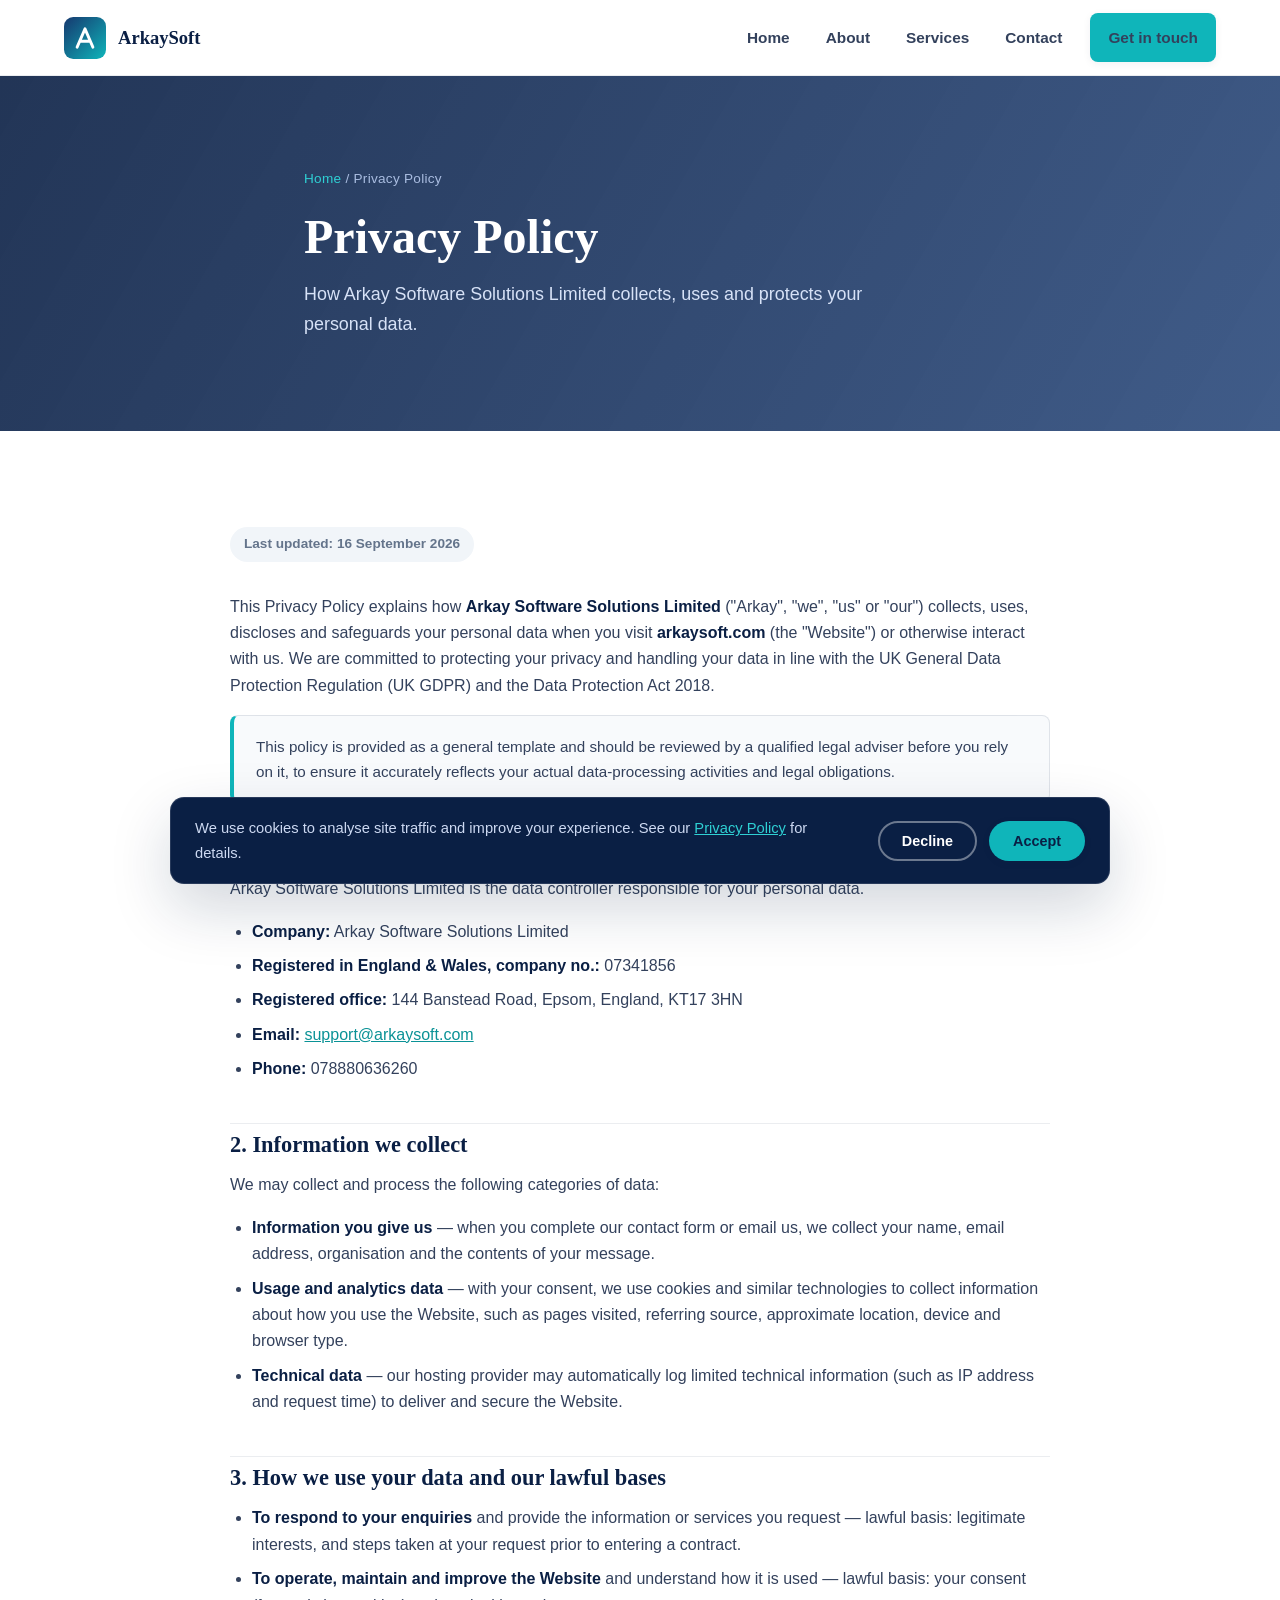
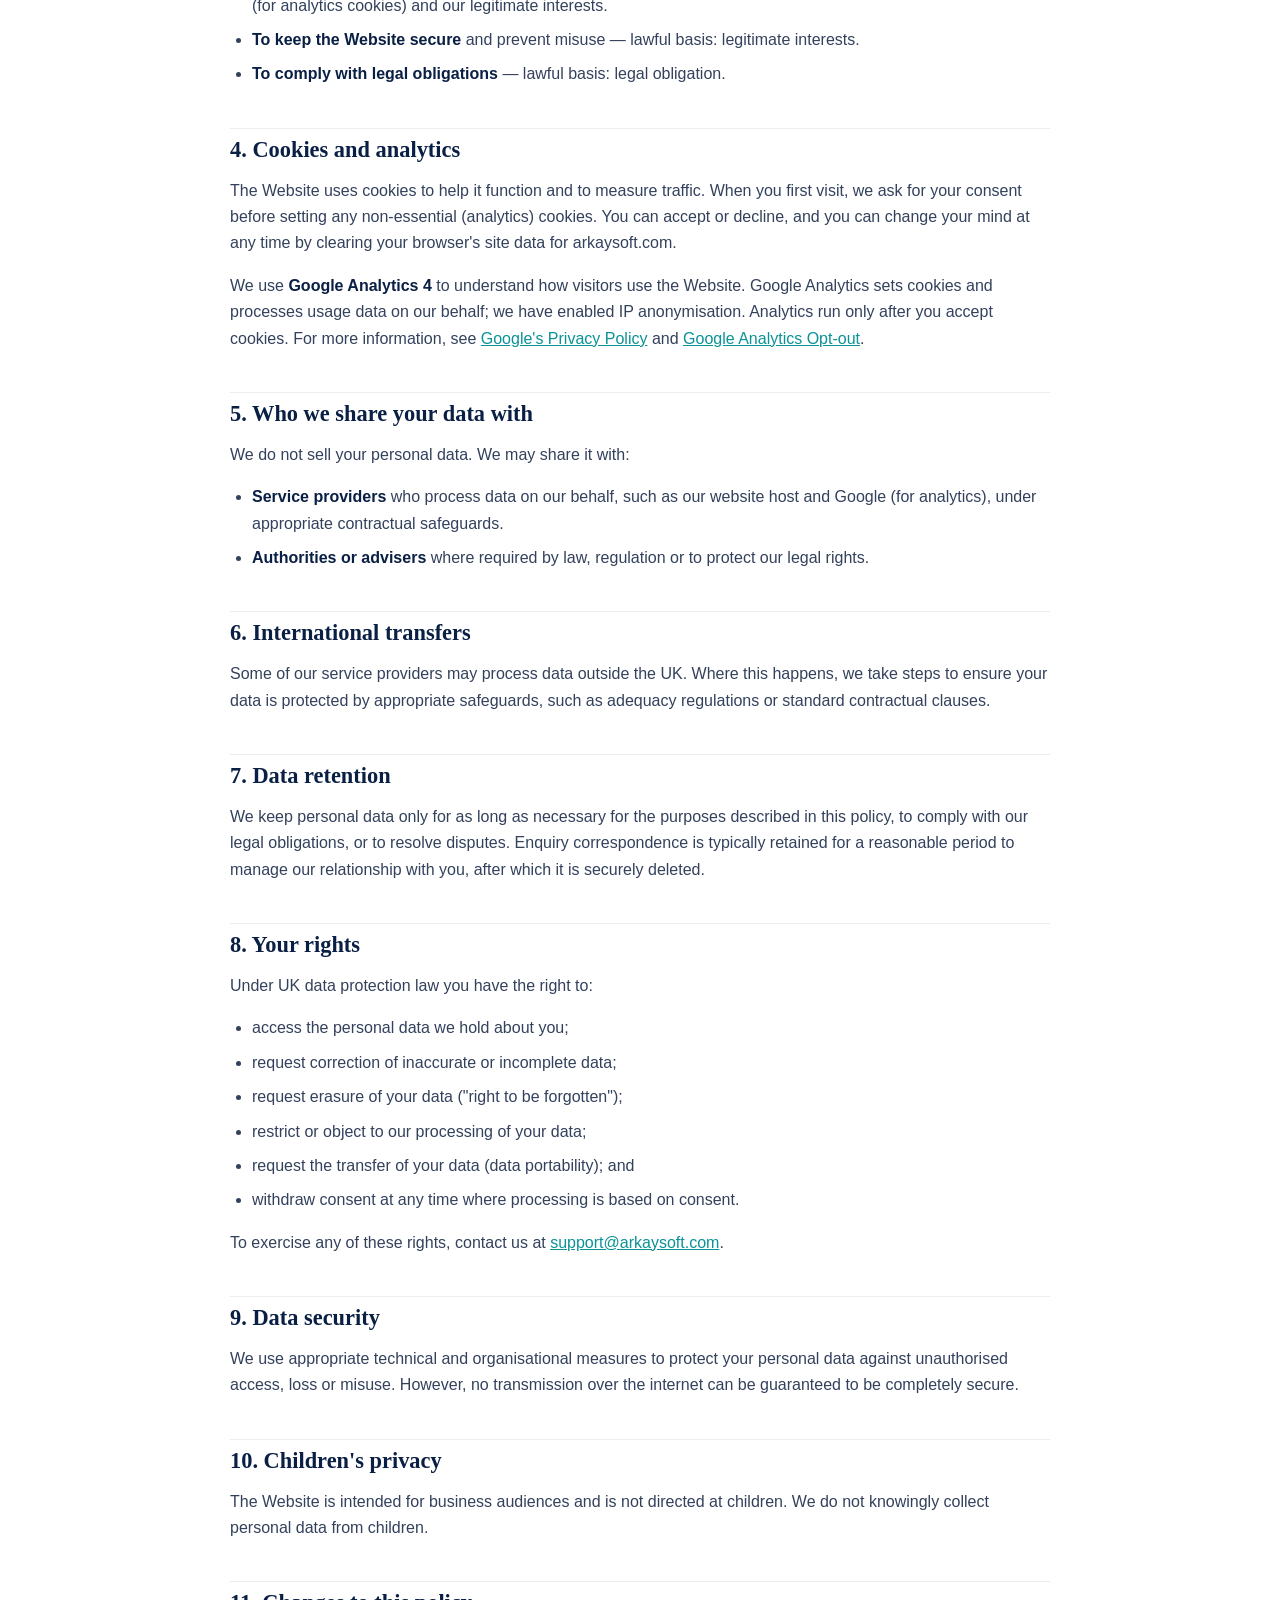
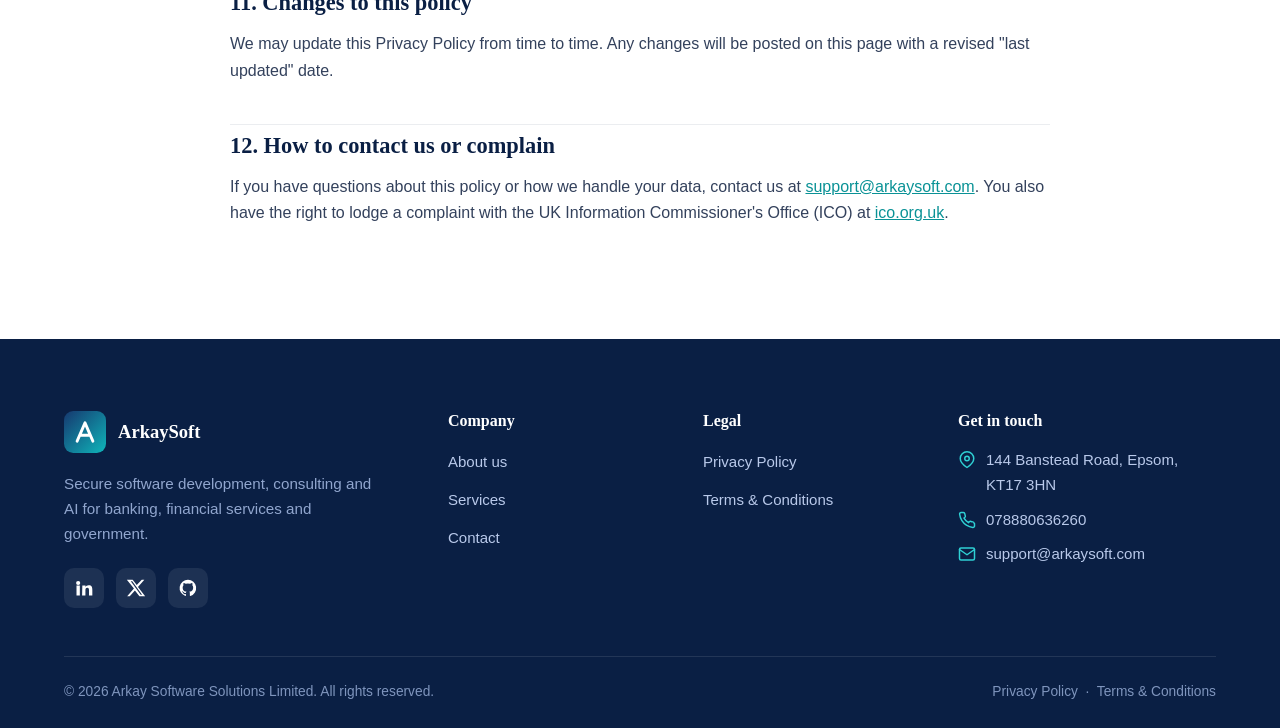
<file: privacy.html>
<!DOCTYPE html>
<html lang="en">
<head>
  <meta charset="UTF-8" />
  <meta name="viewport" content="width=device-width, initial-scale=1.0" />
  <title>Privacy Policy | Arkay Software Solutions Limited</title>
  <meta name="description" content="Privacy Policy for Arkay Software Solutions Limited — how we collect, use and protect your personal data under UK GDPR." />
  <meta property="og:type" content="website" />
  <meta property="og:site_name" content="Arkay Software Solutions Limited" />
  <meta property="og:url" content="https://arkaysoft.com/privacy.html" />
  <meta property="og:title" content="Privacy Policy | Arkay Software Solutions Limited" />
  <meta property="og:description" content="Privacy Policy for Arkay Software Solutions Limited — how we collect, use and protect your personal data under UK GDPR." />
  <meta property="og:image" content="https://arkaysoft.com/assets/og-image.jpg" />
  <meta property="og:image:width" content="1200" />
  <meta property="og:image:height" content="630" />
  <meta name="twitter:card" content="summary_large_image" />
  <meta name="twitter:title" content="Privacy Policy | Arkay Software Solutions Limited" />
  <meta name="twitter:description" content="Privacy Policy for Arkay Software Solutions Limited — how we collect, use and protect your personal data under UK GDPR." />
  <meta name="twitter:image" content="https://arkaysoft.com/assets/og-image.jpg" />
  <meta name="robots" content="index, follow" />
  <link rel="icon" type="image/svg+xml" href="assets/favicon.svg" />
  <link rel="icon" type="image/png" sizes="32x32" href="assets/favicon-32.png" />
  <link rel="icon" type="image/png" sizes="16x16" href="assets/favicon-16.png" />
  <link rel="apple-touch-icon" sizes="180x180" href="assets/apple-touch-icon.png" />
  <link rel="manifest" href="site.webmanifest" />
  <meta name="theme-color" content="#0a1f44" />
  <link rel="stylesheet" href="css/styles.css" />
</head>
<body>
  <header class="site-header">
    <nav class="nav container" aria-label="Primary">
      <a class="brand" href="index.html" aria-label="ArkaySoft — Home">
        <svg class="brand__mark" viewBox="0 0 64 64" aria-hidden="true">
          <defs><linearGradient id="bm" x1="0" y1="0" x2="1" y2="1"><stop offset="0" stop-color="#16386f"/><stop offset="1" stop-color="#0fb5ba"/></linearGradient></defs>
          <rect width="64" height="64" rx="14" fill="url(#bm)"/>
          <path d="M20 46 L32 18 L44 46 M24.5 37 H39.5" fill="none" stroke="#fff" stroke-width="4.4" stroke-linecap="round" stroke-linejoin="round"/>
        </svg>
        <span class="brand__text"><span class="brand__name">ArkaySoft</span></span>
      </a>
      <ul class="nav__links" id="nav-links">
        <li><a href="index.html">Home</a></li>
        <li><a href="about.html">About</a></li>
        <li><a href="services.html">Services</a></li>
        <li><a href="contact.html">Contact</a></li>
        <li class="nav__cta"><a href="contact.html" class="btn btn--primary">Get in touch</a></li>
      </ul>
      <button class="nav__toggle" aria-label="Toggle navigation menu" aria-controls="nav-links" aria-expanded="false"><span></span><span></span><span></span></button>
    </nav>
  </header>

  <main>
    <section class="page-banner">
      <div class="container page-banner__inner">
        <div class="breadcrumb"><a href="index.html">Home</a> / Privacy Policy</div>
        <h1>Privacy Policy</h1>
        <p>How Arkay Software Solutions Limited collects, uses and protects your personal data.</p>
      </div>
    </section>

    <section class="section">
      <div class="container">
        <div class="legal">
          <span class="legal__updated">Last updated: 16 September 2026</span>

          <p>This Privacy Policy explains how <strong>Arkay Software Solutions Limited</strong> ("Arkay", "we", "us" or "our") collects, uses, discloses and safeguards your personal data when you visit <strong>arkaysoft.com</strong> (the "Website") or otherwise interact with us. We are committed to protecting your privacy and handling your data in line with the UK General Data Protection Regulation (UK GDPR) and the Data Protection Act 2018.</p>

          <div class="legal-note">This policy is provided as a general template and should be reviewed by a qualified legal adviser before you rely on it, to ensure it accurately reflects your actual data-processing activities and legal obligations.</div>

          <h2>1. Who we are (Data Controller)</h2>
          <p>Arkay Software Solutions Limited is the data controller responsible for your personal data.</p>
          <ul>
            <li><strong>Company:</strong> Arkay Software Solutions Limited</li>
            <li><strong>Registered in England &amp; Wales, company no.:</strong> 07341856</li>
            <li><strong>Registered office:</strong> 144 Banstead Road, Epsom, England, KT17 3HN</li>
            <li><strong>Email:</strong> <a href="mailto:support@arkaysoft.com">support@arkaysoft.com</a></li>
            <li><strong>Phone:</strong> 078880636260</li>
          </ul>

          <h2>2. Information we collect</h2>
          <p>We may collect and process the following categories of data:</p>
          <ul>
            <li><strong>Information you give us</strong> — when you complete our contact form or email us, we collect your name, email address, organisation and the contents of your message.</li>
            <li><strong>Usage and analytics data</strong> — with your consent, we use cookies and similar technologies to collect information about how you use the Website, such as pages visited, referring source, approximate location, device and browser type.</li>
            <li><strong>Technical data</strong> — our hosting provider may automatically log limited technical information (such as IP address and request time) to deliver and secure the Website.</li>
          </ul>

          <h2>3. How we use your data and our lawful bases</h2>
          <ul>
            <li><strong>To respond to your enquiries</strong> and provide the information or services you request — lawful basis: legitimate interests, and steps taken at your request prior to entering a contract.</li>
            <li><strong>To operate, maintain and improve the Website</strong> and understand how it is used — lawful basis: your consent (for analytics cookies) and our legitimate interests.</li>
            <li><strong>To keep the Website secure</strong> and prevent misuse — lawful basis: legitimate interests.</li>
            <li><strong>To comply with legal obligations</strong> — lawful basis: legal obligation.</li>
          </ul>

          <h2>4. Cookies and analytics</h2>
          <p>The Website uses cookies to help it function and to measure traffic. When you first visit, we ask for your consent before setting any non-essential (analytics) cookies. You can accept or decline, and you can change your mind at any time by clearing your browser's site data for arkaysoft.com.</p>
          <p>We use <strong>Google Analytics 4</strong> to understand how visitors use the Website. Google Analytics sets cookies and processes usage data on our behalf; we have enabled IP anonymisation. Analytics run only after you accept cookies. For more information, see <a href="https://policies.google.com/privacy" target="_blank" rel="noopener">Google's Privacy Policy</a> and <a href="https://tools.google.com/dlpage/gaoptout" target="_blank" rel="noopener">Google Analytics Opt-out</a>.</p>

          <h2>5. Who we share your data with</h2>
          <p>We do not sell your personal data. We may share it with:</p>
          <ul>
            <li><strong>Service providers</strong> who process data on our behalf, such as our website host and Google (for analytics), under appropriate contractual safeguards.</li>
            <li><strong>Authorities or advisers</strong> where required by law, regulation or to protect our legal rights.</li>
          </ul>

          <h2>6. International transfers</h2>
          <p>Some of our service providers may process data outside the UK. Where this happens, we take steps to ensure your data is protected by appropriate safeguards, such as adequacy regulations or standard contractual clauses.</p>

          <h2>7. Data retention</h2>
          <p>We keep personal data only for as long as necessary for the purposes described in this policy, to comply with our legal obligations, or to resolve disputes. Enquiry correspondence is typically retained for a reasonable period to manage our relationship with you, after which it is securely deleted.</p>

          <h2>8. Your rights</h2>
          <p>Under UK data protection law you have the right to:</p>
          <ul>
            <li>access the personal data we hold about you;</li>
            <li>request correction of inaccurate or incomplete data;</li>
            <li>request erasure of your data ("right to be forgotten");</li>
            <li>restrict or object to our processing of your data;</li>
            <li>request the transfer of your data (data portability); and</li>
            <li>withdraw consent at any time where processing is based on consent.</li>
          </ul>
          <p>To exercise any of these rights, contact us at <a href="mailto:support@arkaysoft.com">support@arkaysoft.com</a>.</p>

          <h2>9. Data security</h2>
          <p>We use appropriate technical and organisational measures to protect your personal data against unauthorised access, loss or misuse. However, no transmission over the internet can be guaranteed to be completely secure.</p>

          <h2>10. Children's privacy</h2>
          <p>The Website is intended for business audiences and is not directed at children. We do not knowingly collect personal data from children.</p>

          <h2>11. Changes to this policy</h2>
          <p>We may update this Privacy Policy from time to time. Any changes will be posted on this page with a revised "last updated" date.</p>

          <h2>12. How to contact us or complain</h2>
          <p>If you have questions about this policy or how we handle your data, contact us at <a href="mailto:support@arkaysoft.com">support@arkaysoft.com</a>. You also have the right to lodge a complaint with the UK Information Commissioner's Office (ICO) at <a href="https://ico.org.uk" target="_blank" rel="noopener">ico.org.uk</a>.</p>
        </div>
      </div>
    </section>
  </main>

  <footer class="site-footer">
    <div class="container">
      <div class="footer-grid">
        <div class="footer footer-brand">
          <a class="brand" href="index.html" aria-label="ArkaySoft — Home">
            <svg class="brand__mark" viewBox="0 0 64 64" aria-hidden="true">
              <defs><linearGradient id="fbm" x1="0" y1="0" x2="1" y2="1"><stop offset="0" stop-color="#16386f"/><stop offset="1" stop-color="#0fb5ba"/></linearGradient></defs>
              <rect width="64" height="64" rx="14" fill="url(#fbm)"/>
              <path d="M20 46 L32 18 L44 46 M24.5 37 H39.5" fill="none" stroke="#fff" stroke-width="4.4" stroke-linecap="round" stroke-linejoin="round"/>
            </svg>
            <span class="brand__text"><span class="brand__name">ArkaySoft</span></span>
          </a>
          <p>Secure software development, consulting and AI for banking, financial services and government.</p>
          <div class="socials">
            <a href="#" aria-label="LinkedIn"><svg viewBox="0 0 24 24" fill="currentColor"><path d="M4.98 3.5A2.5 2.5 0 002.5 6a2.5 2.5 0 002.48 2.5A2.5 2.5 0 007.5 6 2.5 2.5 0 004.98 3.5zM3 9h4v12H3zM10 9h3.8v1.7h.05c.53-.95 1.83-1.95 3.77-1.95C21.4 8.75 22 11 22 14.1V21h-4v-6.1c0-1.45-.03-3.3-2-3.3-2 0-2.3 1.57-2.3 3.2V21h-4z"/></svg></a>
            <a href="#" aria-label="X"><svg viewBox="0 0 24 24" fill="currentColor"><path d="M18.9 2H22l-7.6 8.7L23 22h-6.9l-5.4-7-6.2 7H1.4l8.1-9.3L1 2h7l4.9 6.5zM17.6 20h1.7L7.5 3.9H5.7z"/></svg></a>
            <a href="#" aria-label="GitHub"><svg viewBox="0 0 24 24" fill="currentColor"><path d="M12 2a10 10 0 00-3.2 19.5c.5.1.7-.2.7-.5v-1.7c-2.8.6-3.4-1.3-3.4-1.3-.5-1.2-1.1-1.5-1.1-1.5-.9-.6.1-.6.1-.6 1 .1 1.5 1 1.5 1 .9 1.6 2.4 1.1 3 .8.1-.6.3-1.1.6-1.4-2.2-.2-4.6-1.1-4.6-5 0-1.1.4-2 1-2.7-.1-.3-.4-1.3.1-2.7 0 0 .8-.3 2.7 1a9.4 9.4 0 015 0c1.9-1.3 2.7-1 2.7-1 .5 1.4.2 2.4.1 2.7.6.7 1 1.6 1 2.7 0 3.9-2.3 4.8-4.6 5 .3.3.6.9.6 1.9v2.8c0 .3.2.6.7.5A10 10 0 0012 2z"/></svg></a>
          </div>
        </div>
        <div class="footer"><h4>Company</h4><ul><li><a href="about.html">About us</a></li><li><a href="services.html">Services</a></li><li><a href="contact.html">Contact</a></li></ul></div>
        <div class="footer"><h4>Legal</h4><ul><li><a href="privacy.html">Privacy Policy</a></li><li><a href="terms.html">Terms &amp; Conditions</a></li></ul></div>
        <div class="footer">
          <h4>Get in touch</h4>
          <ul class="footer-contact">
            <li><svg viewBox="0 0 24 24" fill="none" stroke="currentColor" stroke-width="2" stroke-linecap="round" stroke-linejoin="round"><path d="M21 10c0 6-9 12-9 12s-9-6-9-12a9 9 0 0118 0z"/><circle cx="12" cy="10" r="3"/></svg>144 Banstead Road, Epsom, KT17 3HN</li>
            <li><svg viewBox="0 0 24 24" fill="none" stroke="currentColor" stroke-width="2" stroke-linecap="round" stroke-linejoin="round"><path d="M22 16.9v3a2 2 0 01-2.2 2 19.8 19.8 0 01-8.6-3 19.5 19.5 0 01-6-6 19.8 19.8 0 01-3-8.6A2 2 0 014.1 2h3a2 2 0 012 1.7c.1.9.3 1.8.6 2.6a2 2 0 01-.5 2.1L8 9.5a16 16 0 006 6l1.1-1.1a2 2 0 012.1-.5c.8.3 1.7.5 2.6.6a2 2 0 011.7 2z"/></svg>078880636260</li>
            <li><svg viewBox="0 0 24 24" fill="none" stroke="currentColor" stroke-width="2" stroke-linecap="round" stroke-linejoin="round"><rect x="2" y="4" width="20" height="16" rx="2"/><path d="M22 6l-10 7L2 6"/></svg>support@arkaysoft.com</li>
          </ul>
        </div>
      </div>
      <div class="footer-bottom">
        <span>&copy; <span data-year>2025</span> Arkay Software Solutions Limited. All rights reserved.</span>
        <span><a href="privacy.html">Privacy Policy</a> &nbsp;·&nbsp; <a href="terms.html">Terms &amp; Conditions</a></span>
      </div>
    </div>
  </footer>

  <script src="js/main.js"></script>
  <script src="js/analytics.js"></script>
</body>
</html>
</file>
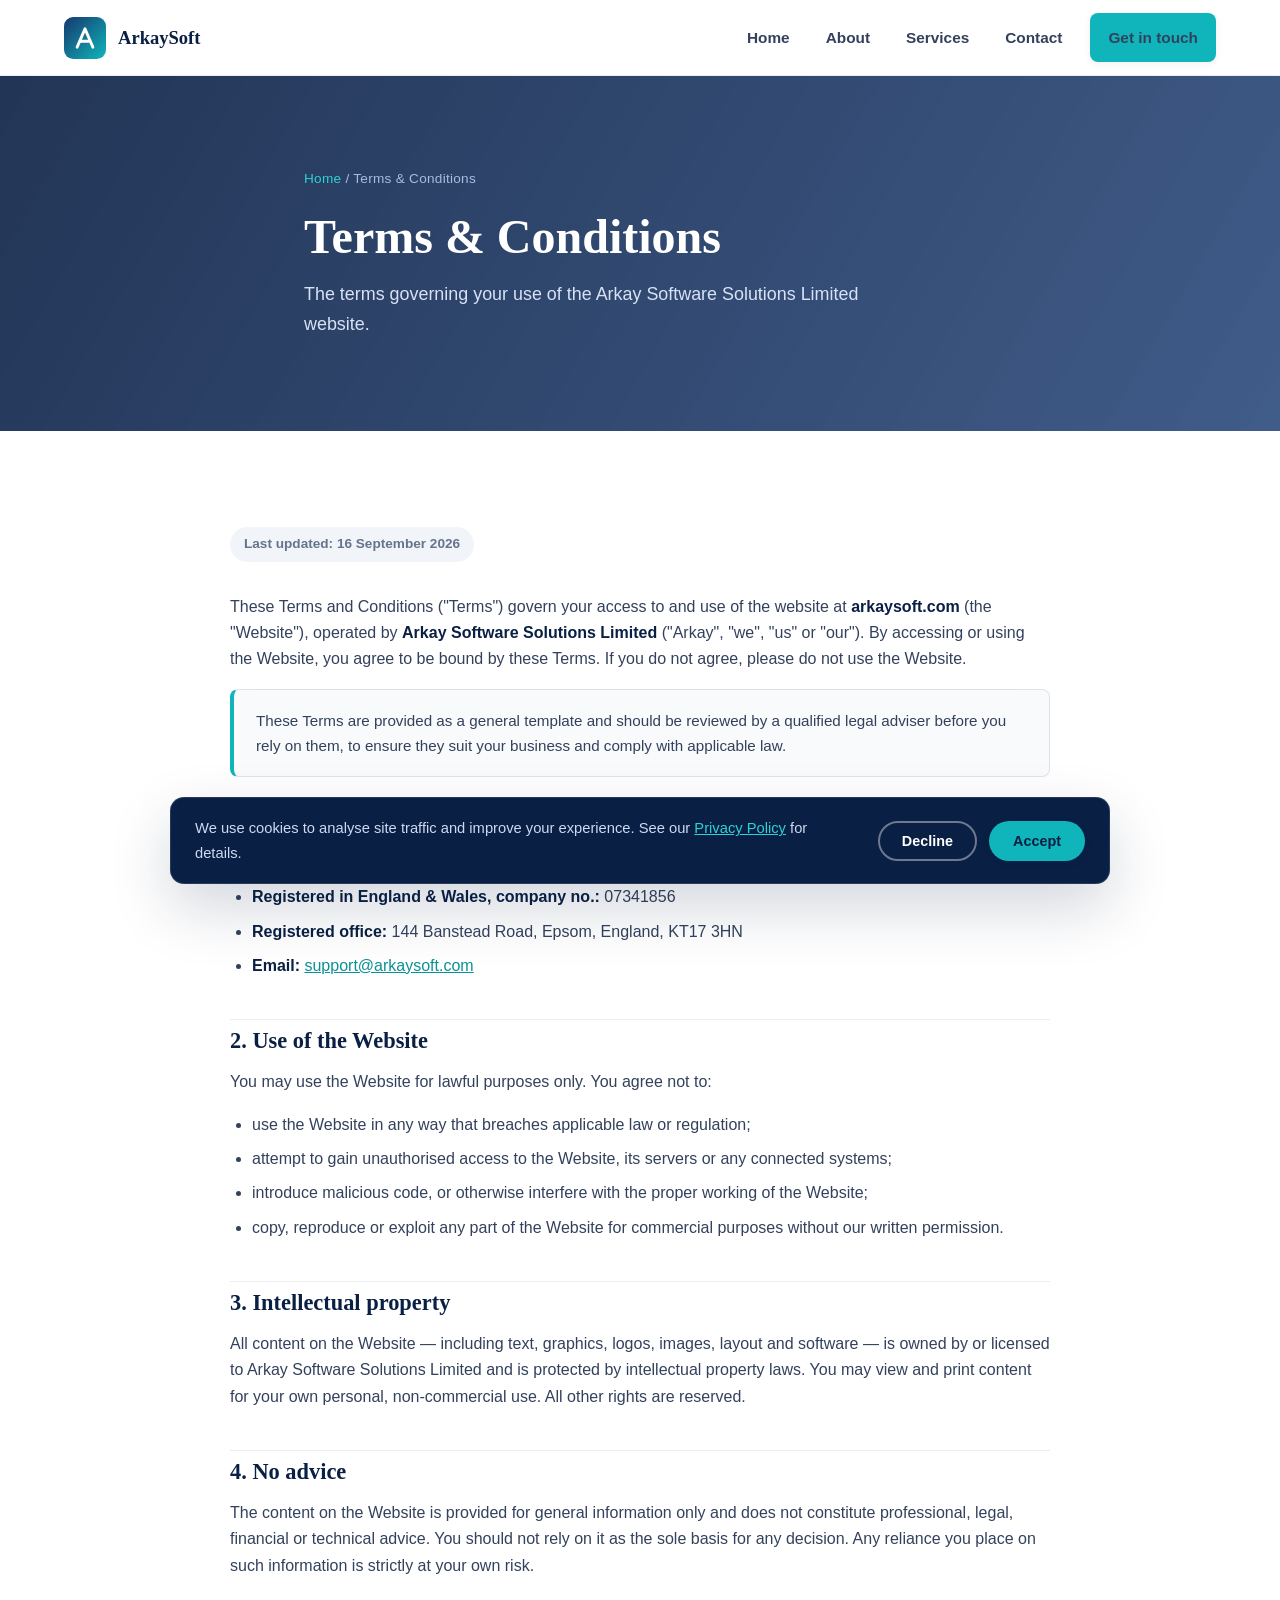
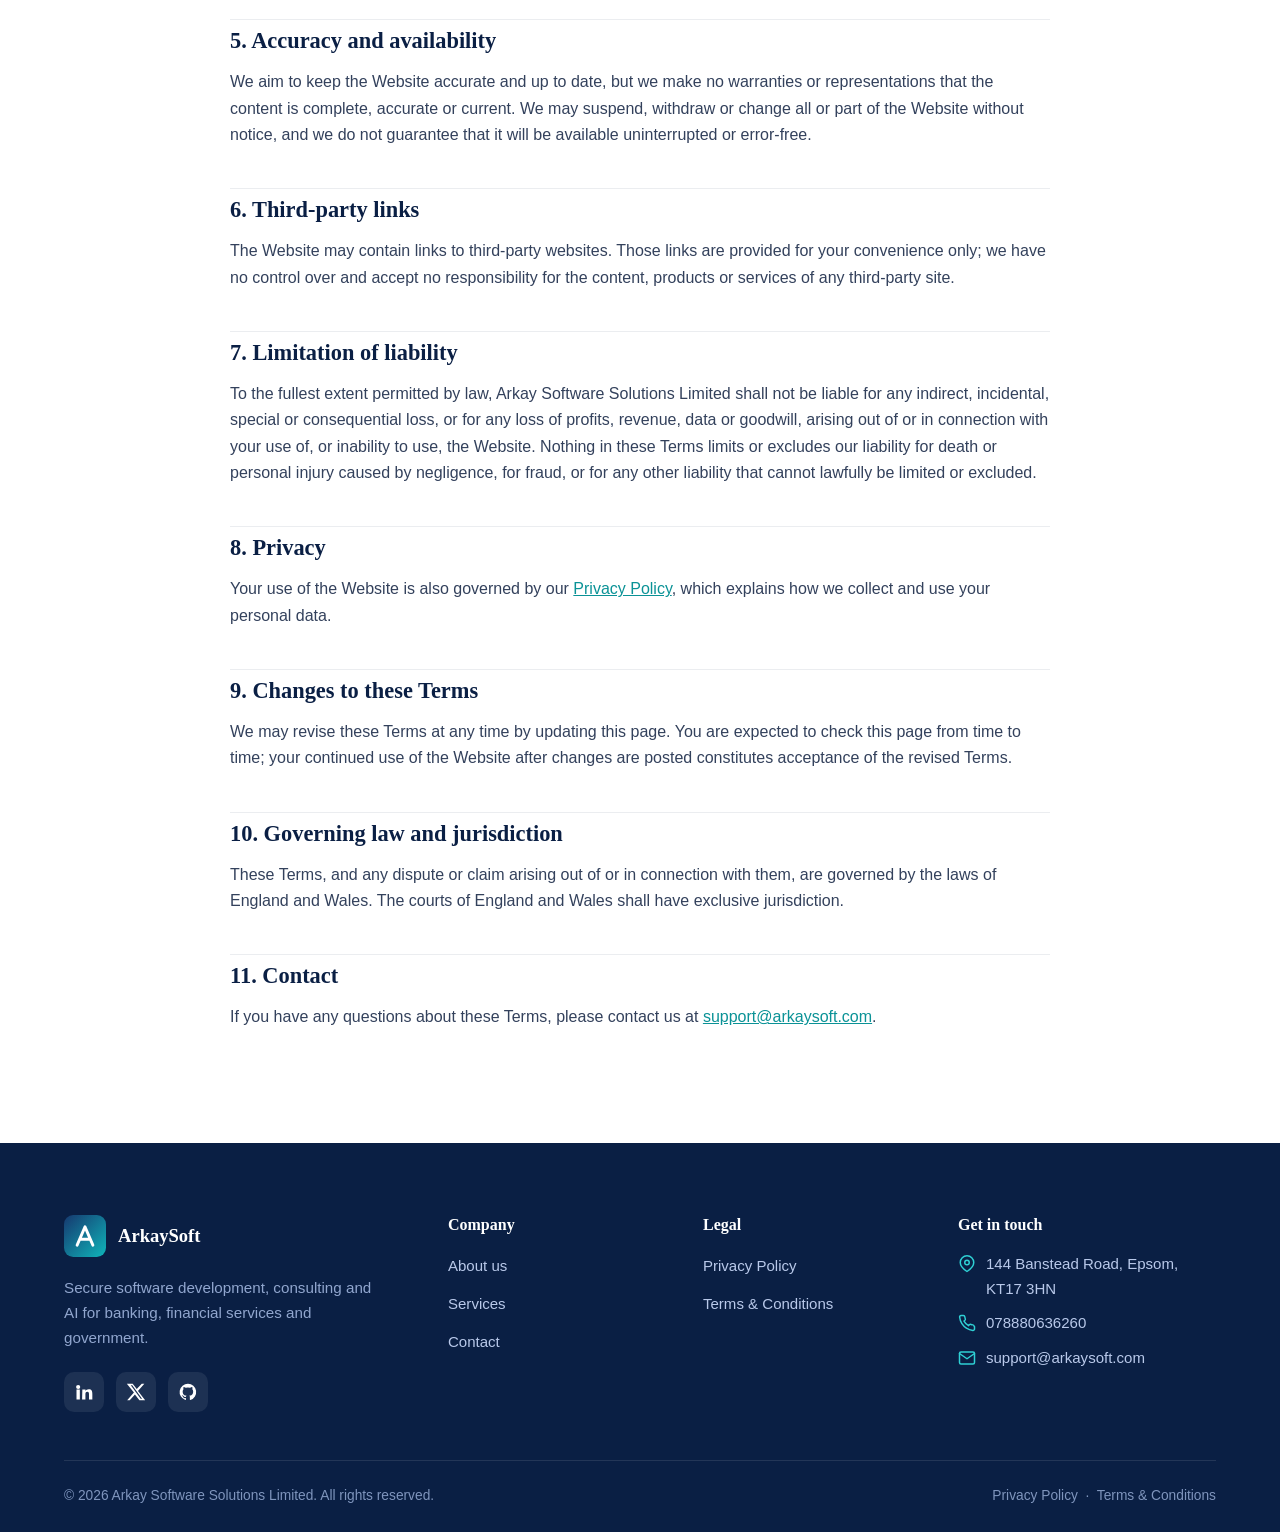
<file: terms.html>
<!DOCTYPE html>
<html lang="en">
<head>
  <meta charset="UTF-8" />
  <meta name="viewport" content="width=device-width, initial-scale=1.0" />
  <title>Terms &amp; Conditions | Arkay Software Solutions Limited</title>
  <meta name="description" content="Terms and Conditions governing your use of the Arkay Software Solutions Limited website." />
  <meta property="og:type" content="website" />
  <meta property="og:site_name" content="Arkay Software Solutions Limited" />
  <meta property="og:url" content="https://arkaysoft.com/terms.html" />
  <meta property="og:title" content="Terms &amp; Conditions | Arkay Software Solutions Limited" />
  <meta property="og:description" content="Terms and Conditions governing your use of the Arkay Software Solutions Limited website." />
  <meta property="og:image" content="https://arkaysoft.com/assets/og-image.jpg" />
  <meta property="og:image:width" content="1200" />
  <meta property="og:image:height" content="630" />
  <meta name="twitter:card" content="summary_large_image" />
  <meta name="twitter:title" content="Terms &amp; Conditions | Arkay Software Solutions Limited" />
  <meta name="twitter:description" content="Terms and Conditions governing your use of the Arkay Software Solutions Limited website." />
  <meta name="twitter:image" content="https://arkaysoft.com/assets/og-image.jpg" />
  <meta name="robots" content="index, follow" />
  <link rel="icon" type="image/svg+xml" href="assets/favicon.svg" />
  <link rel="icon" type="image/png" sizes="32x32" href="assets/favicon-32.png" />
  <link rel="icon" type="image/png" sizes="16x16" href="assets/favicon-16.png" />
  <link rel="apple-touch-icon" sizes="180x180" href="assets/apple-touch-icon.png" />
  <link rel="manifest" href="site.webmanifest" />
  <meta name="theme-color" content="#0a1f44" />
  <link rel="stylesheet" href="css/styles.css" />
</head>
<body>
  <header class="site-header">
    <nav class="nav container" aria-label="Primary">
      <a class="brand" href="index.html" aria-label="ArkaySoft — Home">
        <svg class="brand__mark" viewBox="0 0 64 64" aria-hidden="true">
          <defs><linearGradient id="bm" x1="0" y1="0" x2="1" y2="1"><stop offset="0" stop-color="#16386f"/><stop offset="1" stop-color="#0fb5ba"/></linearGradient></defs>
          <rect width="64" height="64" rx="14" fill="url(#bm)"/>
          <path d="M20 46 L32 18 L44 46 M24.5 37 H39.5" fill="none" stroke="#fff" stroke-width="4.4" stroke-linecap="round" stroke-linejoin="round"/>
        </svg>
        <span class="brand__text"><span class="brand__name">ArkaySoft</span></span>
      </a>
      <ul class="nav__links" id="nav-links">
        <li><a href="index.html">Home</a></li>
        <li><a href="about.html">About</a></li>
        <li><a href="services.html">Services</a></li>
        <li><a href="contact.html">Contact</a></li>
        <li class="nav__cta"><a href="contact.html" class="btn btn--primary">Get in touch</a></li>
      </ul>
      <button class="nav__toggle" aria-label="Toggle navigation menu" aria-controls="nav-links" aria-expanded="false"><span></span><span></span><span></span></button>
    </nav>
  </header>

  <main>
    <section class="page-banner">
      <div class="container page-banner__inner">
        <div class="breadcrumb"><a href="index.html">Home</a> / Terms &amp; Conditions</div>
        <h1>Terms &amp; Conditions</h1>
        <p>The terms governing your use of the Arkay Software Solutions Limited website.</p>
      </div>
    </section>

    <section class="section">
      <div class="container">
        <div class="legal">
          <span class="legal__updated">Last updated: 16 September 2026</span>

          <p>These Terms and Conditions ("Terms") govern your access to and use of the website at <strong>arkaysoft.com</strong> (the "Website"), operated by <strong>Arkay Software Solutions Limited</strong> ("Arkay", "we", "us" or "our"). By accessing or using the Website, you agree to be bound by these Terms. If you do not agree, please do not use the Website.</p>

          <div class="legal-note">These Terms are provided as a general template and should be reviewed by a qualified legal adviser before you rely on them, to ensure they suit your business and comply with applicable law.</div>

          <h2>1. About us</h2>
          <ul>
            <li><strong>Company:</strong> Arkay Software Solutions Limited</li>
            <li><strong>Registered in England &amp; Wales, company no.:</strong> 07341856</li>
            <li><strong>Registered office:</strong> 144 Banstead Road, Epsom, England, KT17 3HN</li>
            <li><strong>Email:</strong> <a href="mailto:support@arkaysoft.com">support@arkaysoft.com</a></li>
          </ul>

          <h2>2. Use of the Website</h2>
          <p>You may use the Website for lawful purposes only. You agree not to:</p>
          <ul>
            <li>use the Website in any way that breaches applicable law or regulation;</li>
            <li>attempt to gain unauthorised access to the Website, its servers or any connected systems;</li>
            <li>introduce malicious code, or otherwise interfere with the proper working of the Website;</li>
            <li>copy, reproduce or exploit any part of the Website for commercial purposes without our written permission.</li>
          </ul>

          <h2>3. Intellectual property</h2>
          <p>All content on the Website — including text, graphics, logos, images, layout and software — is owned by or licensed to Arkay Software Solutions Limited and is protected by intellectual property laws. You may view and print content for your own personal, non-commercial use. All other rights are reserved.</p>

          <h2>4. No advice</h2>
          <p>The content on the Website is provided for general information only and does not constitute professional, legal, financial or technical advice. You should not rely on it as the sole basis for any decision. Any reliance you place on such information is strictly at your own risk.</p>

          <h2>5. Accuracy and availability</h2>
          <p>We aim to keep the Website accurate and up to date, but we make no warranties or representations that the content is complete, accurate or current. We may suspend, withdraw or change all or part of the Website without notice, and we do not guarantee that it will be available uninterrupted or error-free.</p>

          <h2>6. Third-party links</h2>
          <p>The Website may contain links to third-party websites. Those links are provided for your convenience only; we have no control over and accept no responsibility for the content, products or services of any third-party site.</p>

          <h2>7. Limitation of liability</h2>
          <p>To the fullest extent permitted by law, Arkay Software Solutions Limited shall not be liable for any indirect, incidental, special or consequential loss, or for any loss of profits, revenue, data or goodwill, arising out of or in connection with your use of, or inability to use, the Website. Nothing in these Terms limits or excludes our liability for death or personal injury caused by negligence, for fraud, or for any other liability that cannot lawfully be limited or excluded.</p>

          <h2>8. Privacy</h2>
          <p>Your use of the Website is also governed by our <a href="privacy.html">Privacy Policy</a>, which explains how we collect and use your personal data.</p>

          <h2>9. Changes to these Terms</h2>
          <p>We may revise these Terms at any time by updating this page. You are expected to check this page from time to time; your continued use of the Website after changes are posted constitutes acceptance of the revised Terms.</p>

          <h2>10. Governing law and jurisdiction</h2>
          <p>These Terms, and any dispute or claim arising out of or in connection with them, are governed by the laws of England and Wales. The courts of England and Wales shall have exclusive jurisdiction.</p>

          <h2>11. Contact</h2>
          <p>If you have any questions about these Terms, please contact us at <a href="mailto:support@arkaysoft.com">support@arkaysoft.com</a>.</p>
        </div>
      </div>
    </section>
  </main>

  <footer class="site-footer">
    <div class="container">
      <div class="footer-grid">
        <div class="footer footer-brand">
          <a class="brand" href="index.html" aria-label="ArkaySoft — Home">
            <svg class="brand__mark" viewBox="0 0 64 64" aria-hidden="true">
              <defs><linearGradient id="fbm" x1="0" y1="0" x2="1" y2="1"><stop offset="0" stop-color="#16386f"/><stop offset="1" stop-color="#0fb5ba"/></linearGradient></defs>
              <rect width="64" height="64" rx="14" fill="url(#fbm)"/>
              <path d="M20 46 L32 18 L44 46 M24.5 37 H39.5" fill="none" stroke="#fff" stroke-width="4.4" stroke-linecap="round" stroke-linejoin="round"/>
            </svg>
            <span class="brand__text"><span class="brand__name">ArkaySoft</span></span>
          </a>
          <p>Secure software development, consulting and AI for banking, financial services and government.</p>
          <div class="socials">
            <a href="#" aria-label="LinkedIn"><svg viewBox="0 0 24 24" fill="currentColor"><path d="M4.98 3.5A2.5 2.5 0 002.5 6a2.5 2.5 0 002.48 2.5A2.5 2.5 0 007.5 6 2.5 2.5 0 004.98 3.5zM3 9h4v12H3zM10 9h3.8v1.7h.05c.53-.95 1.83-1.95 3.77-1.95C21.4 8.75 22 11 22 14.1V21h-4v-6.1c0-1.45-.03-3.3-2-3.3-2 0-2.3 1.57-2.3 3.2V21h-4z"/></svg></a>
            <a href="#" aria-label="X"><svg viewBox="0 0 24 24" fill="currentColor"><path d="M18.9 2H22l-7.6 8.7L23 22h-6.9l-5.4-7-6.2 7H1.4l8.1-9.3L1 2h7l4.9 6.5zM17.6 20h1.7L7.5 3.9H5.7z"/></svg></a>
            <a href="#" aria-label="GitHub"><svg viewBox="0 0 24 24" fill="currentColor"><path d="M12 2a10 10 0 00-3.2 19.5c.5.1.7-.2.7-.5v-1.7c-2.8.6-3.4-1.3-3.4-1.3-.5-1.2-1.1-1.5-1.1-1.5-.9-.6.1-.6.1-.6 1 .1 1.5 1 1.5 1 .9 1.6 2.4 1.1 3 .8.1-.6.3-1.1.6-1.4-2.2-.2-4.6-1.1-4.6-5 0-1.1.4-2 1-2.7-.1-.3-.4-1.3.1-2.7 0 0 .8-.3 2.7 1a9.4 9.4 0 015 0c1.9-1.3 2.7-1 2.7-1 .5 1.4.2 2.4.1 2.7.6.7 1 1.6 1 2.7 0 3.9-2.3 4.8-4.6 5 .3.3.6.9.6 1.9v2.8c0 .3.2.6.7.5A10 10 0 0012 2z"/></svg></a>
          </div>
        </div>
        <div class="footer"><h4>Company</h4><ul><li><a href="about.html">About us</a></li><li><a href="services.html">Services</a></li><li><a href="contact.html">Contact</a></li></ul></div>
        <div class="footer"><h4>Legal</h4><ul><li><a href="privacy.html">Privacy Policy</a></li><li><a href="terms.html">Terms &amp; Conditions</a></li></ul></div>
        <div class="footer">
          <h4>Get in touch</h4>
          <ul class="footer-contact">
            <li><svg viewBox="0 0 24 24" fill="none" stroke="currentColor" stroke-width="2" stroke-linecap="round" stroke-linejoin="round"><path d="M21 10c0 6-9 12-9 12s-9-6-9-12a9 9 0 0118 0z"/><circle cx="12" cy="10" r="3"/></svg>144 Banstead Road, Epsom, KT17 3HN</li>
            <li><svg viewBox="0 0 24 24" fill="none" stroke="currentColor" stroke-width="2" stroke-linecap="round" stroke-linejoin="round"><path d="M22 16.9v3a2 2 0 01-2.2 2 19.8 19.8 0 01-8.6-3 19.5 19.5 0 01-6-6 19.8 19.8 0 01-3-8.6A2 2 0 014.1 2h3a2 2 0 012 1.7c.1.9.3 1.8.6 2.6a2 2 0 01-.5 2.1L8 9.5a16 16 0 006 6l1.1-1.1a2 2 0 012.1-.5c.8.3 1.7.5 2.6.6a2 2 0 011.7 2z"/></svg>078880636260</li>
            <li><svg viewBox="0 0 24 24" fill="none" stroke="currentColor" stroke-width="2" stroke-linecap="round" stroke-linejoin="round"><rect x="2" y="4" width="20" height="16" rx="2"/><path d="M22 6l-10 7L2 6"/></svg>support@arkaysoft.com</li>
          </ul>
        </div>
      </div>
      <div class="footer-bottom">
        <span>&copy; <span data-year>2025</span> Arkay Software Solutions Limited. All rights reserved.</span>
        <span><a href="privacy.html">Privacy Policy</a> &nbsp;·&nbsp; <a href="terms.html">Terms &amp; Conditions</a></span>
      </div>
    </div>
  </footer>

  <script src="js/main.js"></script>
  <script src="js/analytics.js"></script>
</body>
</html>
</file>
<file: css/styles.css>
/* ==========================================================================
   Arkay Software Solutions Limited — Global Stylesheet
   Design system: trust-oriented navy + teal, generous whitespace,
   accessible contrast, responsive from 360px up.
   ========================================================================== */

:root {
  /* Brand palette */
  --navy-900: #0a1f44;
  --navy-800: #0f2a5c;
  --navy-700: #16386f;
  --navy-600: #1e4a8a;
  --teal-500: #0fb5ba;
  --teal-400: #2fd0d4;
  --teal-600: #0a9296;
  --gold-500: #f5a623;

  --ink: #14213d;
  --slate-700: #33415c;
  --slate-500: #64748b;
  --slate-300: #cbd5e1;
  --slate-100: #f1f5f9;
  --slate-50: #f8fafc;
  --white: #ffffff;

  --success: #16a34a;

  /* Typography */
  --font-sans: "Segoe UI", Roboto, "Helvetica Neue", Arial, system-ui, sans-serif;
  --font-head: "Georgia", "Times New Roman", serif;

  /* Layout */
  --maxw: 1200px;
  --radius: 14px;
  --radius-sm: 8px;
  --shadow-sm: 0 2px 8px rgba(10, 31, 68, 0.06);
  --shadow-md: 0 12px 32px rgba(10, 31, 68, 0.12);
  --shadow-lg: 0 24px 60px rgba(10, 31, 68, 0.18);
  --transition: 0.28s cubic-bezier(0.4, 0, 0.2, 1);

  --header-h: 76px;
}

/* Reset ------------------------------------------------------------------ */
*,
*::before,
*::after { box-sizing: border-box; }

html { scroll-behavior: smooth; -webkit-text-size-adjust: 100%; }

body {
  margin: 0;
  font-family: var(--font-sans);
  color: var(--ink);
  background: var(--white);
  line-height: 1.65;
  font-size: 17px;
  -webkit-font-smoothing: antialiased;
}

img { max-width: 100%; display: block; }

a { color: var(--navy-600); text-decoration: none; transition: color var(--transition); }
a:hover { color: var(--teal-600); }

h1, h2, h3, h4 { font-family: var(--font-head); color: var(--navy-900); line-height: 1.2; font-weight: 700; }

p { margin: 0 0 1rem; }

::selection { background: var(--teal-400); color: var(--navy-900); }

/* Utility ---------------------------------------------------------------- */
.container { width: 100%; max-width: var(--maxw); margin-inline: auto; padding-inline: 24px; }

.section { padding-block: 96px; }
.section--tight { padding-block: 64px; }
.section--muted { background: var(--slate-50); }
.section--navy {
  background: linear-gradient(135deg, var(--navy-900), var(--navy-700));
  color: #dbe7ff;
}
.section--navy h2, .section--navy h3 { color: var(--white); }

.eyebrow {
  display: inline-block;
  font-family: var(--font-sans);
  text-transform: uppercase;
  letter-spacing: 0.16em;
  font-size: 0.78rem;
  font-weight: 700;
  color: var(--teal-600);
  margin-bottom: 14px;
}
.section--navy .eyebrow { color: var(--teal-400); }

.section-head { max-width: 720px; margin-bottom: 56px; }
.section-head--center { margin-inline: auto; text-align: center; }
.section-head h2 { font-size: clamp(1.8rem, 3.4vw, 2.6rem); margin: 0 0 16px; }
.section-head p { color: var(--slate-500); font-size: 1.08rem; margin: 0; }
.section--navy .section-head p { color: #b9c9ea; }

.text-teal { color: var(--teal-500); }

/* Buttons ---------------------------------------------------------------- */
.btn {
  display: inline-flex;
  align-items: center;
  gap: 10px;
  font-family: var(--font-sans);
  font-weight: 600;
  font-size: 0.98rem;
  padding: 14px 28px;
  border-radius: 999px;
  border: 2px solid transparent;
  cursor: pointer;
  transition: transform var(--transition), box-shadow var(--transition),
    background var(--transition), color var(--transition);
  white-space: nowrap;
}
.btn:hover { transform: translateY(-2px); }
.btn--primary { background: var(--teal-500); color: var(--navy-900); box-shadow: var(--shadow-sm); }
.btn--primary:hover { background: var(--teal-400); color: var(--navy-900); box-shadow: var(--shadow-md); }
.btn--ghost { background: transparent; color: var(--white); border-color: rgba(255, 255, 255, 0.55); }
.btn--ghost:hover { background: rgba(255, 255, 255, 0.12); color: var(--white); }
.btn--dark { background: var(--navy-800); color: var(--white); }
.btn--dark:hover { background: var(--navy-900); color: var(--white); }
.btn--lg { padding: 16px 34px; font-size: 1.05rem; }

/* Header ----------------------------------------------------------------- */
.site-header {
  position: sticky;
  top: 0;
  z-index: 100;
  height: var(--header-h);
  background: rgba(255, 255, 255, 0.88);
  backdrop-filter: saturate(180%) blur(12px);
  border-bottom: 1px solid rgba(10, 31, 68, 0.08);
  transition: box-shadow var(--transition);
}
.site-header.scrolled { box-shadow: var(--shadow-sm); }
.nav {
  height: 100%;
  display: flex;
  align-items: center;
  justify-content: space-between;
  gap: 24px;
}
.brand { display: flex; align-items: center; gap: 12px; font-family: var(--font-head); font-weight: 700; }
.brand__mark { width: 42px; height: 42px; flex: none; }
.brand__text { line-height: 1.05; }
.brand__name { font-size: 1.16rem; color: var(--navy-900); display: block; }
.brand__tag { font-family: var(--font-sans); font-size: 0.66rem; letter-spacing: 0.18em; text-transform: uppercase; color: var(--teal-600); font-weight: 700; }

.nav__links { display: flex; align-items: center; gap: 4px; list-style: none; margin: 0; padding: 0; }
.nav__links a {
  display: block;
  padding: 10px 16px;
  font-family: var(--font-sans);
  font-weight: 600;
  font-size: 0.96rem;
  color: var(--slate-700);
  border-radius: var(--radius-sm);
}
.nav__links a:hover { color: var(--navy-900); background: var(--slate-100); }
.nav__links a.active { color: var(--teal-600); }
.nav__cta { margin-left: 8px; }

.nav__toggle {
  display: none;
  width: 44px; height: 44px;
  border: none; background: transparent; cursor: pointer;
  flex-direction: column; justify-content: center; gap: 5px;
}
.nav__toggle span { display: block; height: 2.5px; width: 24px; background: var(--navy-900); border-radius: 2px; transition: transform var(--transition), opacity var(--transition); }
.nav__toggle.open span:nth-child(1) { transform: translateY(7.5px) rotate(45deg); }
.nav__toggle.open span:nth-child(2) { opacity: 0; }
.nav__toggle.open span:nth-child(3) { transform: translateY(-7.5px) rotate(-45deg); }

/* Hero ------------------------------------------------------------------- */
.hero {
  position: relative;
  color: var(--white);
  padding-block: 120px;
  overflow: hidden;
  background: linear-gradient(120deg, rgba(10, 31, 68, 0.92), rgba(15, 42, 92, 0.80)),
    url("https://images.unsplash.com/photo-1451187580459-43490279c0fa?auto=format&fit=crop&w=1920&q=80") center/cover no-repeat;
}
.hero::after {
  content: "";
  position: absolute; inset: 0;
  background: radial-gradient(circle at 78% 30%, rgba(15, 181, 186, 0.28), transparent 45%);
  pointer-events: none;
}
.hero__inner { position: relative; z-index: 1; max-width: 720px; }
.hero__badge {
  display: inline-flex; align-items: center; gap: 8px;
  background: rgba(255, 255, 255, 0.1);
  border: 1px solid rgba(255, 255, 255, 0.22);
  padding: 8px 16px; border-radius: 999px;
  font-size: 0.82rem; font-weight: 600; letter-spacing: 0.04em; margin-bottom: 26px;
}
.hero__badge .dot { width: 8px; height: 8px; border-radius: 50%; background: var(--teal-400); box-shadow: 0 0 0 4px rgba(47, 208, 212, 0.25); }
.hero h1 { color: var(--white); font-size: clamp(2.2rem, 5.2vw, 3.8rem); margin: 0 0 22px; }
.hero h1 span { color: var(--teal-400); }
.hero__lead { font-size: 1.2rem; color: #d7e2f7; max-width: 600px; margin-bottom: 34px; }
.hero__actions { display: flex; flex-wrap: wrap; gap: 16px; }
.hero__stats {
  display: flex; flex-wrap: wrap; gap: 40px; margin-top: 56px;
  padding-top: 34px; border-top: 1px solid rgba(255, 255, 255, 0.16);
}
.hero__stat .num { font-family: var(--font-head); font-size: 2.2rem; font-weight: 700; color: var(--white); }
.hero__stat .label { font-size: 0.86rem; color: #b9c9ea; letter-spacing: 0.03em; }

/* Page banner (interior pages) ------------------------------------------ */
.page-banner {
  position: relative;
  color: var(--white);
  padding-block: 92px;
  background: linear-gradient(120deg, rgba(10, 31, 68, 0.90), rgba(22, 56, 111, 0.82)),
    url("https://images.unsplash.com/photo-1497366216548-37526070297c?auto=format&fit=crop&w=1920&q=80") center/cover no-repeat;
}
.page-banner__inner { position: relative; z-index: 1; max-width: 720px; }
.page-banner h1 { color: var(--white); font-size: clamp(2rem, 4.4vw, 3rem); margin: 0 0 14px; }
.page-banner p { color: #d7e2f7; font-size: 1.12rem; margin: 0; max-width: 620px; }
.breadcrumb { font-family: var(--font-sans); font-size: 0.85rem; color: #a9bce0; margin-bottom: 18px; letter-spacing: 0.02em; }
.breadcrumb a { color: var(--teal-400); }

/* Trust bar -------------------------------------------------------------- */
.trustbar { background: var(--white); border-bottom: 1px solid var(--slate-100); }
.trustbar__inner { display: flex; flex-wrap: wrap; align-items: center; justify-content: center; gap: 14px 44px; padding-block: 28px; }
.trustbar__label { font-size: 0.8rem; text-transform: uppercase; letter-spacing: 0.16em; color: var(--slate-500); font-weight: 700; }
.trustbar__item { display: flex; align-items: center; gap: 10px; color: var(--slate-700); font-weight: 600; font-size: 0.95rem; }
.trustbar__item svg { width: 22px; height: 22px; color: var(--teal-600); }

/* Grid + cards ----------------------------------------------------------- */
.grid { display: grid; gap: 28px; }
.grid--2 { grid-template-columns: repeat(2, 1fr); }
.grid--3 { grid-template-columns: repeat(3, 1fr); }
.grid--4 { grid-template-columns: repeat(4, 1fr); }

.card {
  background: var(--white);
  border: 1px solid rgba(10, 31, 68, 0.08);
  border-radius: var(--radius);
  padding: 34px 30px;
  box-shadow: var(--shadow-sm);
  transition: transform var(--transition), box-shadow var(--transition), border-color var(--transition);
  height: 100%;
}
.card:hover { transform: translateY(-6px); box-shadow: var(--shadow-md); border-color: rgba(15, 181, 186, 0.35); }
.card__icon {
  width: 58px; height: 58px; border-radius: 14px;
  display: grid; place-items: center; margin-bottom: 22px;
  background: linear-gradient(135deg, var(--navy-700), var(--teal-600));
  color: var(--white);
}
.card__icon svg { width: 28px; height: 28px; }
.card h3 { font-size: 1.28rem; margin: 0 0 12px; }
.card p { color: var(--slate-500); margin: 0 0 16px; font-size: 0.98rem; }
.card__link { font-family: var(--font-sans); font-weight: 700; font-size: 0.9rem; color: var(--teal-600); display: inline-flex; align-items: center; gap: 6px; }
.card__link svg { width: 16px; height: 16px; transition: transform var(--transition); }
.card:hover .card__link svg { transform: translateX(4px); }
.card ul { margin: 0; padding-left: 18px; color: var(--slate-500); font-size: 0.95rem; }
.card ul li { margin-bottom: 6px; }

/* Feature split ---------------------------------------------------------- */
.split { display: grid; grid-template-columns: 1fr 1fr; gap: 60px; align-items: center; }
.split--reverse .split__media { order: 2; }
.split__media { position: relative; }
.split__media img { border-radius: var(--radius); box-shadow: var(--shadow-md); width: 100%; object-fit: cover; }
.split__media .badge-float {
  position: absolute; bottom: -22px; left: -22px;
  background: var(--white); border-radius: var(--radius);
  box-shadow: var(--shadow-md); padding: 18px 22px;
  display: flex; align-items: center; gap: 14px; max-width: 260px;
}
.split__media .badge-float .num { font-family: var(--font-head); font-size: 1.7rem; color: var(--navy-900); font-weight: 700; }
.split__media .badge-float .txt { font-size: 0.82rem; color: var(--slate-500); }
.split h2 { font-size: clamp(1.7rem, 3vw, 2.4rem); margin: 0 0 18px; }
.split p { color: var(--slate-700); }

.check-list { list-style: none; margin: 22px 0 30px; padding: 0; }
.check-list li { display: flex; align-items: flex-start; gap: 12px; margin-bottom: 14px; color: var(--slate-700); }
.check-list svg { width: 22px; height: 22px; flex: none; color: var(--teal-600); margin-top: 2px; }

/* Stats band ------------------------------------------------------------- */
.stats-band { display: grid; grid-template-columns: repeat(4, 1fr); gap: 30px; text-align: center; }
.stats-band .num { font-family: var(--font-head); font-size: clamp(2rem, 4vw, 3rem); font-weight: 700; color: var(--white); }
.stats-band .num span { color: var(--teal-400); }
.stats-band .label { color: #b9c9ea; font-size: 0.95rem; }

/* Industries ------------------------------------------------------------- */
.industry-card {
  position: relative; border-radius: var(--radius); overflow: hidden;
  min-height: 320px; display: flex; align-items: flex-end;
  color: var(--white); box-shadow: var(--shadow-sm);
  transition: transform var(--transition), box-shadow var(--transition);
}
.industry-card:hover { transform: translateY(-6px); box-shadow: var(--shadow-lg); }
.industry-card img { position: absolute; inset: 0; width: 100%; height: 100%; object-fit: cover; z-index: 0; transition: transform 0.5s ease; }
.industry-card:hover img { transform: scale(1.06); }
.industry-card::after { content: ""; position: absolute; inset: 0; background: linear-gradient(180deg, rgba(10, 31, 68, 0) 30%, rgba(10, 31, 68, 0.92) 100%); z-index: 1; }
.industry-card__body { position: relative; z-index: 2; padding: 28px; }
.industry-card__body h3 { color: var(--white); font-size: 1.35rem; margin: 0 0 8px; }
.industry-card__body p { color: #d7e2f7; font-size: 0.94rem; margin: 0; }

/* Process ---------------------------------------------------------------- */
.process { counter-reset: step; display: grid; grid-template-columns: repeat(4, 1fr); gap: 28px; }
.process__step { position: relative; padding-top: 20px; }
.process__step .n {
  width: 52px; height: 52px; border-radius: 50%;
  background: var(--white); border: 2px solid var(--teal-500);
  color: var(--navy-900); font-family: var(--font-head); font-weight: 700; font-size: 1.3rem;
  display: grid; place-items: center; margin-bottom: 18px;
}
.process__step h3 { font-size: 1.15rem; margin: 0 0 8px; }
.process__step p { color: var(--slate-500); font-size: 0.95rem; margin: 0; }

/* Testimonials ----------------------------------------------------------- */
.quote-card { background: var(--white); border-radius: var(--radius); padding: 34px; box-shadow: var(--shadow-sm); border: 1px solid rgba(10,31,68,0.06); height: 100%; }
.quote-card .stars { color: var(--gold-500); margin-bottom: 14px; letter-spacing: 2px; }
.quote-card blockquote { margin: 0 0 22px; font-size: 1.05rem; color: var(--slate-700); font-style: italic; }
.quote-card .who { display: flex; align-items: center; gap: 14px; }
.quote-card .avatar { width: 46px; height: 46px; border-radius: 50%; background: linear-gradient(135deg, var(--navy-700), var(--teal-600)); color: #fff; display: grid; place-items: center; font-weight: 700; font-family: var(--font-head); }
.quote-card .who strong { display: block; color: var(--navy-900); font-family: var(--font-sans); font-size: 0.98rem; }
.quote-card .who span { font-size: 0.85rem; color: var(--slate-500); }

/* Products --------------------------------------------------------------- */
.product {
  display: grid; grid-template-columns: 1.05fr 1fr; gap: 44px; align-items: center;
  background: var(--white); border: 1px solid rgba(10,31,68,0.08);
  border-radius: var(--radius); overflow: hidden; box-shadow: var(--shadow-sm);
}
.product + .product { margin-top: 40px; }
.product--reverse .product__media { order: 2; }
.product__media { min-height: 320px; position: relative; }
.product__media img { position: absolute; inset: 0; width: 100%; height: 100%; object-fit: cover; }
.product__body { padding: 44px; }
.product__tag { display: inline-block; font-size: 0.72rem; text-transform: uppercase; letter-spacing: 0.14em; font-weight: 700; color: var(--teal-600); background: rgba(15,181,186,0.1); padding: 5px 12px; border-radius: 999px; margin-bottom: 16px; }
.product__body h3 { font-size: 1.6rem; margin: 0 0 14px; }
.product__body p { color: var(--slate-500); }
.tag-row { display: flex; flex-wrap: wrap; gap: 8px; margin-top: 20px; }
.pill { font-size: 0.8rem; font-weight: 600; color: var(--slate-700); background: var(--slate-100); padding: 6px 14px; border-radius: 999px; }

/* CTA band --------------------------------------------------------------- */
.cta-band {
  position: relative; overflow: hidden; border-radius: var(--radius);
  padding: 64px 56px; color: var(--white);
  background: linear-gradient(120deg, var(--navy-900), var(--teal-600));
  display: flex; align-items: center; justify-content: space-between; gap: 40px; flex-wrap: wrap;
}
.cta-band::after { content: ""; position: absolute; right: -60px; top: -60px; width: 320px; height: 320px; border-radius: 50%; background: rgba(255,255,255,0.08); }
.cta-band__text { position: relative; z-index: 1; max-width: 620px; }
.cta-band h2 { color: var(--white); font-size: clamp(1.7rem, 3vw, 2.3rem); margin: 0 0 12px; }
.cta-band p { color: #dbe7ff; margin: 0; }
.cta-band__actions { position: relative; z-index: 1; display: flex; gap: 14px; flex-wrap: wrap; }

/* Contact ---------------------------------------------------------------- */
.contact-grid { display: grid; grid-template-columns: 1fr 1.1fr; gap: 50px; }
.info-item { display: flex; gap: 16px; margin-bottom: 26px; }
.info-item__icon { width: 48px; height: 48px; flex: none; border-radius: 12px; background: var(--slate-100); color: var(--teal-600); display: grid; place-items: center; }
.info-item__icon svg { width: 22px; height: 22px; }
.info-item h4 { margin: 0 0 4px; font-size: 1.05rem; }
.info-item p { margin: 0; color: var(--slate-500); font-size: 0.96rem; }

.form-card { background: var(--white); border-radius: var(--radius); box-shadow: var(--shadow-md); padding: 40px; border: 1px solid rgba(10,31,68,0.06); }
.field { margin-bottom: 20px; }
.field label { display: block; font-weight: 600; font-size: 0.9rem; margin-bottom: 8px; color: var(--navy-800); }
.field input, .field select, .field textarea {
  width: 100%; font-family: var(--font-sans); font-size: 1rem;
  padding: 13px 16px; border: 1.5px solid var(--slate-300); border-radius: var(--radius-sm);
  background: var(--slate-50); color: var(--ink); transition: border-color var(--transition), box-shadow var(--transition);
}
.field input:focus, .field select:focus, .field textarea:focus {
  outline: none; border-color: var(--teal-500); background: var(--white);
  box-shadow: 0 0 0 4px rgba(15, 181, 186, 0.14);
}
.field textarea { resize: vertical; min-height: 130px; }
.field-row { display: grid; grid-template-columns: 1fr 1fr; gap: 20px; }
.form-note { font-size: 0.85rem; color: var(--slate-500); margin-top: 6px; }
.form-status { margin-top: 16px; padding: 14px 18px; border-radius: var(--radius-sm); font-size: 0.95rem; font-weight: 600; display: none; }
.form-status.show { display: block; }
.form-status.ok { background: rgba(22, 163, 74, 0.1); color: var(--success); border: 1px solid rgba(22,163,74,0.3); }
.form-status.err { background: rgba(220, 38, 38, 0.08); color: #dc2626; border: 1px solid rgba(220,38,38,0.3); }

/* Value / about ---------------------------------------------------------- */
.value-item { display: flex; gap: 18px; align-items: flex-start; }
.value-item__icon { width: 50px; height: 50px; flex: none; border-radius: 12px; background: linear-gradient(135deg, var(--navy-700), var(--teal-600)); color: #fff; display: grid; place-items: center; }
.value-item__icon svg { width: 24px; height: 24px; }
.value-item h3 { font-size: 1.15rem; margin: 0 0 6px; }
.value-item p { color: var(--slate-500); font-size: 0.96rem; margin: 0; }

.team-card { text-align: center; }
.team-card .photo { width: 100%; aspect-ratio: 1/1; border-radius: var(--radius); object-fit: cover; margin-bottom: 18px; box-shadow: var(--shadow-sm); }
.team-card h3 { font-size: 1.15rem; margin: 0 0 4px; }
.team-card .role { color: var(--teal-600); font-weight: 600; font-size: 0.9rem; font-family: var(--font-sans); }

.coming-soon {
  max-width: 560px; margin-inline: auto; text-align: center;
  background: var(--white); border: 1px dashed var(--slate-300);
  border-radius: var(--radius); padding: 56px 40px; box-shadow: var(--shadow-sm);
}
.coming-soon__icon {
  width: 68px; height: 68px; margin: 0 auto 22px; border-radius: 50%;
  display: grid; place-items: center; color: var(--white);
  background: linear-gradient(135deg, var(--navy-700), var(--teal-600));
}
.coming-soon__icon svg { width: 32px; height: 32px; }
.coming-soon h3 { font-size: 1.5rem; margin: 0 0 10px; }
.coming-soon p { color: var(--slate-500); margin: 0; font-size: 1rem; }

/* FAQ -------------------------------------------------------------------- */
.faq { max-width: 820px; margin-inline: auto; }
.faq__item { border: 1px solid rgba(10,31,68,0.1); border-radius: var(--radius-sm); margin-bottom: 14px; overflow: hidden; background: var(--white); }
.faq__q { width: 100%; text-align: left; background: none; border: none; cursor: pointer; padding: 20px 24px; font-family: var(--font-head); font-weight: 700; font-size: 1.08rem; color: var(--navy-900); display: flex; justify-content: space-between; align-items: center; gap: 16px; }
.faq__q .icon { flex: none; width: 24px; height: 24px; transition: transform var(--transition); color: var(--teal-600); }
.faq__item.open .faq__q .icon { transform: rotate(45deg); }
.faq__a { max-height: 0; overflow: hidden; transition: max-height var(--transition); }
.faq__a p { padding: 0 24px 22px; margin: 0; color: var(--slate-500); }

/* Legal / prose pages ---------------------------------------------------- */
.legal { max-width: 820px; margin-inline: auto; }
.legal__updated {
  display: inline-block; font-size: 0.85rem; font-weight: 600; color: var(--slate-500);
  background: var(--slate-100); padding: 6px 14px; border-radius: 999px; margin-bottom: 32px;
}
.legal h2 {
  font-size: 1.4rem; margin: 40px 0 14px; padding-top: 8px;
  border-top: 1px solid rgba(10, 31, 68, 0.08);
}
.legal h2:first-of-type { border-top: none; padding-top: 0; margin-top: 0; }
.legal h3 { font-size: 1.1rem; margin: 24px 0 10px; }
.legal p, .legal li { color: var(--slate-700); font-size: 1rem; }
.legal ul { padding-left: 22px; margin: 0 0 16px; }
.legal li { margin-bottom: 8px; }
.legal a { color: var(--teal-600); text-decoration: underline; }
.legal strong { color: var(--navy-900); }
.legal .legal-note {
  background: var(--slate-50); border: 1px solid rgba(10, 31, 68, 0.1);
  border-left: 4px solid var(--teal-500); border-radius: var(--radius-sm);
  padding: 18px 22px; margin: 8px 0 32px; font-size: 0.95rem; color: var(--slate-700);
}

/* Footer ----------------------------------------------------------------- */
.site-footer { background: var(--navy-900); color: #b9c9ea; padding-top: 72px; }
.footer-grid { display: grid; grid-template-columns: 1.6fr 1fr 1fr 1.2fr; gap: 40px; padding-bottom: 48px; }
.footer-brand .brand__name { color: #fff; }
.footer-brand p { color: #91a6ce; font-size: 0.95rem; margin: 18px 0 22px; max-width: 320px; }
.footer h4 { color: #fff; font-size: 1rem; margin: 0 0 18px; }
.footer ul { list-style: none; margin: 0; padding: 0; }
.footer ul li { margin-bottom: 10px; }
.footer ul a { color: #b9c9ea; font-size: 0.94rem; }
.footer ul a:hover { color: var(--teal-400); }
.footer-contact li { display: flex; gap: 10px; align-items: flex-start; font-size: 0.94rem; }
.footer-contact svg { width: 18px; height: 18px; flex: none; color: var(--teal-400); margin-top: 3px; }
.socials { display: flex; gap: 12px; margin-top: 20px; }
.socials a { width: 40px; height: 40px; border-radius: 10px; background: rgba(255,255,255,0.08); display: grid; place-items: center; color: #fff; transition: background var(--transition), transform var(--transition); }
.socials a:hover { background: var(--teal-600); transform: translateY(-3px); color: #fff; }
.socials svg { width: 20px; height: 20px; }
.footer-bottom { border-top: 1px solid rgba(255,255,255,0.1); padding-block: 24px; display: flex; justify-content: space-between; flex-wrap: wrap; gap: 12px; font-size: 0.86rem; color: #7f95bd; }
.footer-bottom a { color: #7f95bd; }
.footer-bottom a:hover { color: var(--teal-400); }

/* Cookie consent banner -------------------------------------------------- */
.cookie-banner {
  position: fixed; left: 16px; right: 16px; bottom: 16px; z-index: 200;
  max-width: 940px; margin-inline: auto;
  display: flex; align-items: center; justify-content: space-between; gap: 20px; flex-wrap: wrap;
  background: var(--navy-900); color: #dbe7ff;
  border: 1px solid rgba(255, 255, 255, 0.12);
  border-radius: var(--radius); padding: 18px 24px; box-shadow: var(--shadow-lg);
  opacity: 0; transform: translateY(16px); transition: opacity 0.4s ease, transform 0.4s ease;
}
.cookie-banner.show { opacity: 1; transform: none; }
.cookie-banner__text { margin: 0; font-size: 0.92rem; flex: 1 1 320px; color: #cdd9f2; }
.cookie-banner__text a { color: var(--teal-400); text-decoration: underline; }
.cookie-banner__actions { display: flex; gap: 12px; flex: none; }
.cookie-banner .btn { padding: 10px 22px; font-size: 0.9rem; }
.cookie-banner .btn--ghost { border-color: rgba(255,255,255,0.4); }
@media (max-width: 560px) {
  .cookie-banner { padding: 16px 18px; }
  .cookie-banner__actions { width: 100%; }
  .cookie-banner__actions .btn { flex: 1; justify-content: center; }
}

/* Reveal on scroll ------------------------------------------------------- */
.reveal { opacity: 0; transform: translateY(28px); transition: opacity 0.7s ease, transform 0.7s ease; }
.reveal.visible { opacity: 1; transform: none; }

/* Responsive ------------------------------------------------------------- */
@media (max-width: 960px) {
  .grid--3, .grid--4 { grid-template-columns: repeat(2, 1fr); }
  .split, .contact-grid, .product { grid-template-columns: 1fr; gap: 36px; }
  .split--reverse .split__media, .product--reverse .product__media { order: 0; }
  .stats-band { grid-template-columns: repeat(2, 1fr); }
  .process { grid-template-columns: repeat(2, 1fr); }
  .footer-grid { grid-template-columns: 1fr 1fr; }
  .product__media { min-height: 260px; }
}

@media (max-width: 720px) {
  .nav__links {
    position: fixed;
    top: var(--header-h); left: 0; right: 0;
    flex-direction: column; align-items: stretch;
    background: var(--white);
    padding: 16px 20px 28px;
    gap: 4px;
    box-shadow: var(--shadow-md);
    transform: translateY(-140%);
    transition: transform var(--transition);
    max-height: calc(100vh - var(--header-h)); overflow-y: auto;
  }
  .nav__links.open { transform: translateY(0); }
  .nav__links a { padding: 14px 12px; border-radius: var(--radius-sm); }
  .nav__cta { margin: 8px 0 0; }
  .nav__cta .btn { width: 100%; justify-content: center; }
  .nav__toggle { display: flex; }
  .section { padding-block: 68px; }
  .hero { padding-block: 88px; }
  .hero__stats { gap: 26px; }
  .cta-band { padding: 44px 30px; }
  .grid--3, .grid--4, .field-row { grid-template-columns: 1fr; }
  .split__media .badge-float { left: 12px; bottom: 12px; }
}

@media (max-width: 420px) {
  body { font-size: 16px; }
  .stats-band, .footer-grid { grid-template-columns: 1fr; }
  .process { grid-template-columns: 1fr; }
  .product__body, .form-card { padding: 28px 22px; }
}

@media (prefers-reduced-motion: reduce) {
  html { scroll-behavior: auto; }
  .reveal { opacity: 1; transform: none; transition: none; }
  * { animation: none !important; }
}
</file>
